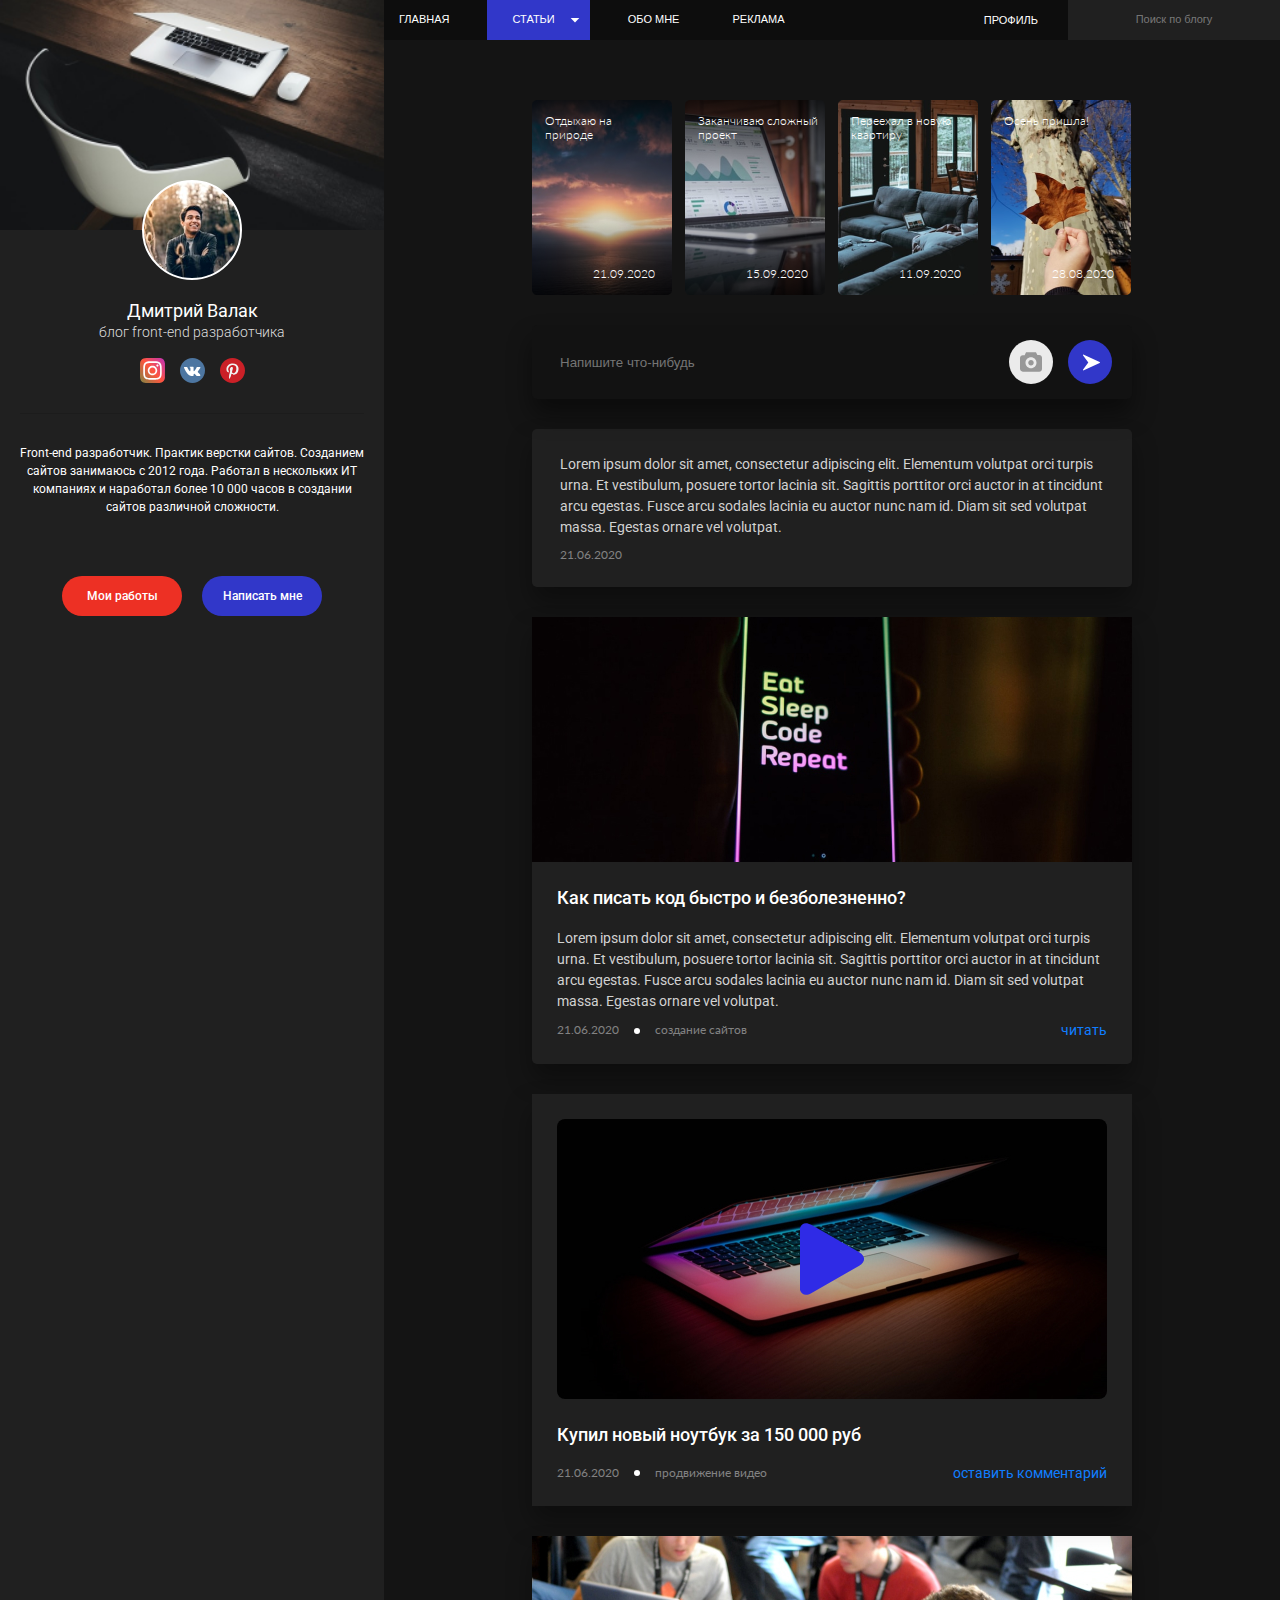
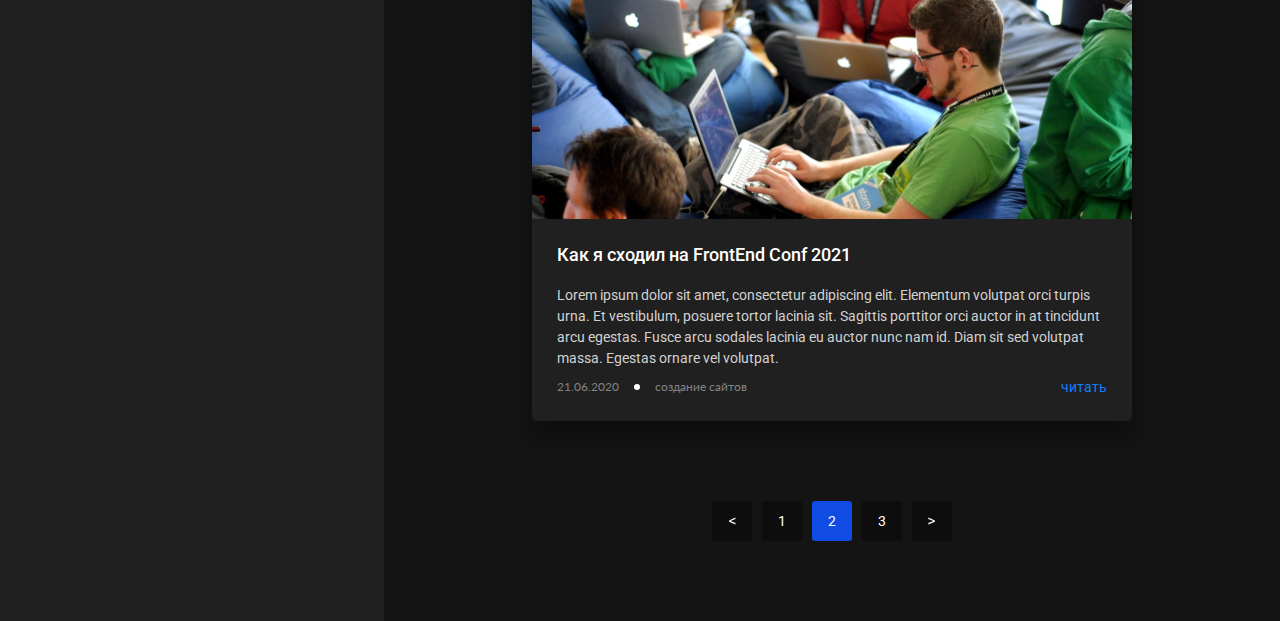
<file: index.html>
<!DOCTYPE html>
<html lang="en">
  <head>
    <meta charset="UTF-8" />
    <meta http-equiv="X-UA-Compatible" content="IE=edge" />
    <meta name="viewport" content="width=device-width, initial-scale=1.0" />
    <title>Dmitry</title>

    <!-- LINK CSS -->
    <link rel="stylesheet" href="style.css" />

    <!-- LINK GOOGLE FONTS -->
    <link rel="preconnect" href="https://fonts.googleapis.com" />
    <link rel="preconnect" href="https://fonts.gstatic.com" crossorigin />
    <link
      href="https://fonts.googleapis.com/css2?family=Lato&family=Roboto:wght@300;400;500&display=swap"
      rel="stylesheet"
    />
  </head>
  <body>
    <div class="container">
      <!-- LEFT START -->
      <div class="left">
        <!-- left-body-img -->
        <div class="left-body-img">
          <img
            class="left-img left-jpg"
            src="./images/jpg/Rectangle 1.jpg"
            alt="Rectangle 1.jpg"
          />
          <img
            class="left-img left-svj"
            src="./images/svj/human.svg"
            alt="human.svg"
            width="100"
            height="100"
          />
        </div>
        <!-- left-body-img END -->

        <!-- left-title -->
        <div class="left-title">
          <!-- left-blog -->
          <div class="left-blog">
            <h3>Дмитрий Валак</h3>
            <h4>блог front-end разработчика</h4>
          </div>
          <!-- left-blog -->

          <!-- left-logos -->
          <div class="left-logos">
            <img src="./images/svj/instagram.svg" alt="instagram.svg" />
            <img src="./images/svj/vk.svg" alt="vk.svg" />
            <img src="./images/svj/pinterest.svg" alt="pinterest.svg" />
          </div>
          <!-- left-logos END -->

          <!-- left-one-text -->
          <div class="left-one-text">
            <div class="one-text-hr"></div>
            <p>
              Front-end разработчик. Практик верстки сайтов. Созданием сайтов
              занимаюсь с 2012 года. Работал в нескольких ИТ компаниях и
              наработал более 10 000 часов в создании сайтов различной
              сложности.
            </p>
          </div>
          <!-- left-one-text END -->

          <!-- left-button -->
          <div class="left-button">
            <a class="left-btn btn-red" href="#">Мои работы</a>
            <a class="left-btn btn-blue" href="#">Написать мне</a>
          </div>
          <!-- left-button END -->
        </div>
        <!-- left-title END -->
      </div>
      <!-- LEFT END -->

      <!-- RIGHT START -->
      <div class="right">
        <!-- NAV START -->
        <nav>
          <ul class="nav-left">
            <li><a href="./index.html" class="nav-link">ГЛАВНАЯ</a></li>
            <li>
              <div class="a-blue">
                <a href="#" class="nav-link drapdown">СТАТЬИ</a>
                <img
                  src="./images/svj/past-korsatkich.svg"
                  alt="past-korsatkich.svg"
                />
              </div>
              <span class="span">
                <a href="#">Создание сайтов</a>
                <a href="#">Интернет-маркетинг</a>
                <a href="#">Продвижение видео</a>
              </span>
            </li>
            <li><a href="#" class="nav-link">ОБО МНЕ</a></li>
            <li><a href="#" class="nav-link">РЕКЛАМА</a></li>
          </ul>
          <ul>
            <li><a class="nav-profil" href="#">ПРОФИЛЬ</a></li>
            <li><a href="#" class="nav-link search">Поиск по блогу</a></li>
          </ul>
        </nav>
        <!-- NAV END -->

        <!-- CONTAINER-RIGHT START -->
        <div class="container-right">
          <!-- RIGHT-CAPTION-IMG START -->
          <div class="right-caption-img">
            <div class="right-caption-list">
              <img
                class="right-caption-img-img right-img-one"
                src="./images/pnj/Rectangle 4.png"
                alt="Rectangle 4.png"
              />
              <p class="right-img-p">
                Отдыхаю на <br />
                природе
              </p>
              <span class="right-img-date">21.09.2020</span>
            </div>
            <div class="right-caption-list">
              <img
                class="right-caption-img-img right-img-two"
                src="./images/pnj/Rectangle 4-1.png"
                alt="Rectangle 4-1.png"
              />
              <p class="right-img-p">Заканчиваю сложный проект</p>
              <span class="right-img-date">15.09.2020</span>
            </div>
            <div class="right-caption-list">
              <img
                class="right-caption-img-img right-img-three"
                src="./images/pnj/Rectangle 4-2.png"
                alt="Rectangle 4-2.png"
              />
              <p class="right-img-p">Переехал в новую квартиру</p>
              <span class="right-img-date">11.09.2020</span>
            </div>
            <div class="right-caption-list">
              <img
                class="right-caption-img-img right-img-four"
                src="./images/pnj/Rectangle 4-3.png"
                alt="Rectangle 4-3.png"
              />
              <p class="right-img-p">Осень пришла!</p>
              <span class="right-img-date">28.08.2020</span>
            </div>
          </div>
          <!-- RIGHT-CAPTION-IMG END -->

          <!-- CAPTION-THREE START -->
          <div class="caption-three">
            <div class="caption-three-content">
              <input type="text" placeholder="Напишите что-нибудь" />
              <div class="three-icons">
                <img src="./images/svj/icon-camera.svg" alt="icon-camera.svg" />
                <img
                  src="./images/svj/icon-telegram.svg"
                  alt="icon-telegram.svg"
                />
              </div>
            </div>
          </div>
          <!-- CAPTION-THREE END -->

          <!-- CAPTION-FOUR START -->
          <div class="caption-four">
            <p class="four-p">
              Lorem ipsum dolor sit amet, consectetur adipiscing elit. Elementum
              volutpat orci turpis urna. Et vestibulum, posuere tortor lacinia
              sit. Sagittis porttitor orci auctor in at tincidunt arcu egestas.
              Fusce arcu sodales lacinia eu auctor nunc nam id. Diam sit sed
              volutpat massa. Egestas ornare vel volutpat.
            </p>
            <p class="date">21.06.2020</p>
          </div>
          <!-- CAPTION-FOUR END -->
          <div class="caption-sex">
            <a href="./info.html" class="btn-a">
              <img src="./images/jpg/eat.jpg" alt="eat.jpg" />
            </a>
            <div class="sex-title">
              <a href="./info.html" class="btn-a">
                <h3 class="sex-h3">Как писать код быстро и безболезненно?</h3>
                <p class="four-p sex-p">
                  Lorem ipsum dolor sit amet, consectetur adipiscing elit.
                  Elementum volutpat orci turpis urna. Et vestibulum, posuere
                  tortor lacinia sit. Sagittis porttitor orci auctor in at
                  tincidunt arcu egestas. Fusce arcu sodales lacinia eu auctor
                  nunc nam id. Diam sit sed volutpat massa. Egestas ornare vel
                  volutpat.
                </p>
              </a>
              <div class="date-foot">
                <div class="date-foot-left">
                  <p class="date">21.06.2020</p>
                  <span class="dot"></span>
                  <p class="date">создание сайтов</p>
                </div>
                <a href="#">читать</a>
              </div>
            </div>
          </div>

          <div class="caption-seven">
            <img
              class="caption-seven-play"
              src="./images/jpg/laptop.jpg"
              alt="laptop.jpg"
            />
            <img
              class="play"
              src="./images/svj/play.svg"
              alt="play.svg"
              width="550"
              height="280"
            />
            <div class="seven-title">
              <h3 class="sex-h3">Купил новый ноутбук за 150 000 руб</h3>
              <div class="date-foot">
                <div class="date-foot-left">
                  <p class="date">21.06.2020</p>
                  <span class="dot"></span>
                  <p class="date">продвижение видео</p>
                </div>
                <a href="#">оставить комментарий</a>
              </div>
            </div>
          </div>

          <div class="caption-sex caption-eight">
            <img src="./images/jpg/macbook-photo.jpg" alt="macbook-photo.jpg" />
            <div class="sex-title eight-title">
              <h3 class="sex-h3">Как я сходил на FrontEnd Conf 2021</h3>
              <p class="four-p sex-p">
                Lorem ipsum dolor sit amet, consectetur adipiscing elit.
                Elementum volutpat orci turpis urna. Et vestibulum, posuere
                tortor lacinia sit. Sagittis porttitor orci auctor in at
                tincidunt arcu egestas. Fusce arcu sodales lacinia eu auctor
                nunc nam id. Diam sit sed volutpat massa. Egestas ornare vel
                volutpat.
              </p>
              <div class="date-foot">
                <div class="date-foot-left">
                  <p class="date">21.06.2020</p>
                  <span class="dot"></span>
                  <p class="date">создание сайтов</p>
                </div>
                <a href="#">читать</a>
              </div>
            </div>
          </div>
          <div class="caption-nine">
            <div class="foot-box box-left">
              <img
                src="./images/svj/left.svg"
                alt="left.svg"
                width="8"
                height="16"
              />
            </div>
            <div class="foot-box one">1</div>
            <div class="foot-box two">2</div>
            <div class="foot-box three">3</div>
            <div class="foot-box box-right">
              <img
                src="./images/svj/right1.svg"
                alt="right.svg"
                width="8"
                height="16"
              />
            </div>
          </div>
        </div>
        <!-- CONTAINER-RIGHT END -->
      </div>
    </div>
    <!-- RIGHT END -->
  </body>
</html>
</file>
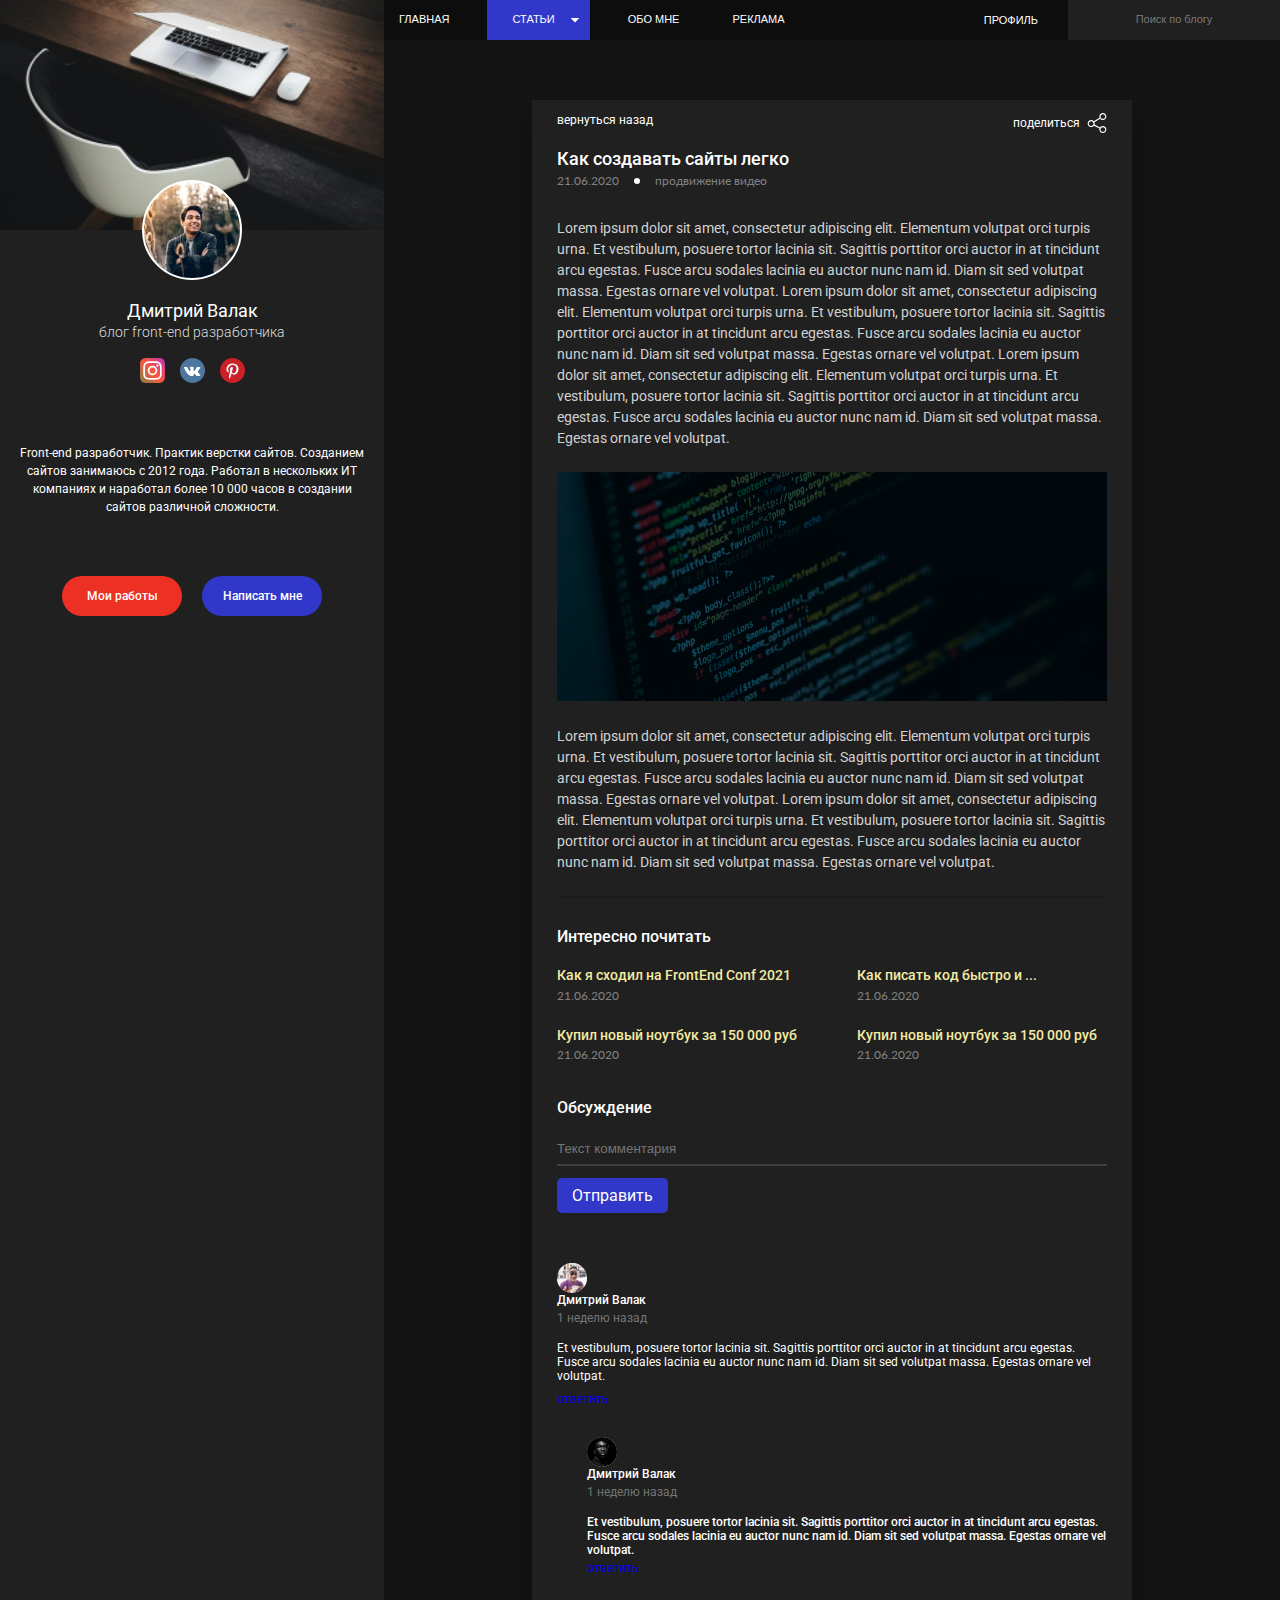
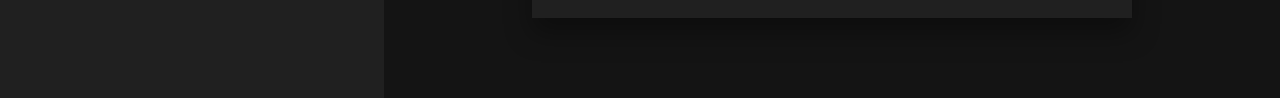
<file: info.html>
<!DOCTYPE html>
<html lang="en">
  <head>
    <meta charset="UTF-8" />
    <meta http-equiv="X-UA-Compatible" content="IE=edge" />
    <meta name="viewport" content="width=device-width, initial-scale=1.0" />
    <title>Document</title>
    <!-- LINK CSS -->
    <link rel="stylesheet" href="style.css" />

    <!-- LINK GOOGLE FONTS -->
    <link rel="preconnect" href="https://fonts.googleapis.com" />
    <link rel="preconnect" href="https://fonts.gstatic.com" crossorigin />
    <link
      href="https://fonts.googleapis.com/css2?family=Lato&family=Roboto:wght@300;400;500&display=swap"
      rel="stylesheet"
    />
  </head>
  <body>
    <div class="container">
      <!-- LEFT START -->
      <div class="left">
        <!-- left-body-img -->
        <div class="left-body-img">
          <img
            class="left-img left-jpg"
            src="./images/jpg/Rectangle 1.jpg"
            alt="Rectangle 1.jpg"
          />
          <img
            class="left-img left-svj"
            src="./images/svj/human.svg"
            alt="human.svg"
            width="100"
            height="100"
          />
        </div>
        <!-- left-body-img END -->

        <!-- left-title -->
        <div class="left-title">
          <!-- left-blog -->
          <div class="left-blog">
            <h3>Дмитрий Валак</h3>
            <h4>блог front-end разработчика</h4>
          </div>
          <!-- left-blog -->

          <!-- left-logos -->
          <div class="left-logos">
            <img src="./images/svj/instagram.svg" alt="instagram.svg" />
            <img src="./images/svj/vk.svg" alt="vk.svg" />
            <img src="./images/svj/pinterest.svg" alt="pinterest.svg" />
          </div>
          <!-- left-logos END -->

          <!-- left-one-text -->
          <div class="left-one-text">
            <div class="one-text-hr"></div>
            <p>
              Front-end разработчик. Практик верстки сайтов. Созданием сайтов
              занимаюсь с 2012 года. Работал в нескольких ИТ компаниях и
              наработал более 10 000 часов в создании сайтов различной
              сложности.
            </p>
          </div>
          <!-- left-one-text END -->

          <!-- left-button -->
          <div class="left-button">
            <a class="left-btn btn-red" href="#">Мои работы</a>
            <a class="left-btn btn-blue" href="#">Написать мне</a>
          </div>
          <!-- left-button END -->
        </div>
        <!-- left-title END -->
      </div>
      <!-- LEFT END -->

      <!-- RIGHT START -->
      <div class="right">
        <!-- NAV START -->
        <nav>
          <ul class="nav-left">
            <li><a href="./index.html" class="nav-link">ГЛАВНАЯ</a></li>
            <li>
              <div class="a-blue">
                <a href="#" class="nav-link drapdown">СТАТЬИ</a>
                <img
                  src="./images/svj/past-korsatkich.svg"
                  alt="past-korsatkich.svg"
                />
              </div>
              <span class="span">
                <a href="#">Создание сайтов</a>
                <a href="#">Интернет-маркетинг</a>
                <a href="#">Продвижение видео</a>
              </span>
            </li>
            <li><a href="#" class="nav-link">ОБО МНЕ</a></li>
            <li><a href="#" class="nav-link">РЕКЛАМА</a></li>
          </ul>
          <ul>
            <li><a class="nav-profil" href="#">ПРОФИЛЬ</a></li>
            <li><a href="#" class="nav-link search">Поиск по блогу</a></li>
          </ul>
        </nav>
        <!-- NAV END -->

        <!-- CONTAINER-RIGHT START -->
        <div class="container-right container-info">
          <div class="info-body">
            <!--  -->
            <div class="one-box">
              <p class="one-box-p">вернуться назад</p>
              <div class="info-body-right">
                <p>поделиться</p>
                <img src="./images/svj/ulashish.svg" alt="ulashish.svg" />
              </div>
            </div>
            <!--  -->
            <h2>Как создавать сайты легко</h2>
            <!--  -->
            <div class="date-foot-left info-date">
              <p class="date">21.06.2020</p>
              <span class="dot"></span>
              <p class="date">продвижение видео</p>
            </div>
            <!--  -->
            <p class="four-p info-foot-p">
              Lorem ipsum dolor sit amet, consectetur adipiscing elit. Elementum
              volutpat orci turpis urna. Et vestibulum, posuere tortor lacinia
              sit. Sagittis porttitor orci auctor in at tincidunt arcu egestas.
              Fusce arcu sodales lacinia eu auctor nunc nam id. Diam sit sed
              volutpat massa. Egestas ornare vel volutpat. Lorem ipsum dolor sit
              amet, consectetur adipiscing elit. Elementum volutpat orci turpis
              urna. Et vestibulum, posuere tortor lacinia sit. Sagittis
              porttitor orci auctor in at tincidunt arcu egestas. Fusce arcu
              sodales lacinia eu auctor nunc nam id. Diam sit sed volutpat
              massa. Egestas ornare vel volutpat. Lorem ipsum dolor sit amet,
              consectetur adipiscing elit. Elementum volutpat orci turpis urna.
              Et vestibulum, posuere tortor lacinia sit. Sagittis porttitor orci
              auctor in at tincidunt arcu egestas. Fusce arcu sodales lacinia eu
              auctor nunc nam id. Diam sit sed volutpat massa. Egestas ornare
              vel volutpat.
            </p>
            <!--  -->
            <img class="code-img" src="./images/jpg/code.jpg" alt="code.jpg" />
            <!--  -->
            <p class="four-p info-foot-p">
              Lorem ipsum dolor sit amet, consectetur adipiscing elit. Elementum
              volutpat orci turpis urna. Et vestibulum, posuere tortor lacinia
              sit. Sagittis porttitor orci auctor in at tincidunt arcu egestas.
              Fusce arcu sodales lacinia eu auctor nunc nam id. Diam sit sed
              volutpat massa. Egestas ornare vel volutpat. Lorem ipsum dolor sit
              amet, consectetur adipiscing elit. Elementum volutpat orci turpis
              urna. Et vestibulum, posuere tortor lacinia sit. Sagittis
              porttitor orci auctor in at tincidunt arcu egestas. Fusce arcu
              sodales lacinia eu auctor nunc nam id. Diam sit sed volutpat
              massa. Egestas ornare vel volutpat.
            </p>
            <!--  -->
            <div class="info-hr"></div>
            <span class="qiziqarli">Интересно почитать</span>
            <!--  -->
            <ul class="info-list-ul">
              <li>
                <h3 class="info-ul-h3">Как я сходил на FrontEnd Conf 2021</h3>
                <p class="info-ul-p">21.06.2020</p>
              </li>
              <li>
                <h3 class="info-ul-h3 h3-dot-dot">
                  Как писать код быстро и ...
                </h3>
                <p class="info-ul-p">21.06.2020</p>
              </li>
            </ul>
            <ul class="info-list-ul">
              <li>
                <h3 class="info-ul-h3">Купил новый ноутбук за 150 000 руб</h3>
                <p class="info-ul-p">21.06.2020</p>
              </li>
              <li>
                <h3 class="info-ul-h3">Купил новый ноутбук за 150 000 руб</h3>
                <p class="info-ul-p">21.06.2020</p>
              </li>
            </ul>
            <!--  -->
            <span class="qiziqarli qiziqarli-two">Обсуждение</span>
            <!--  -->
            <input
              class="info-input"
              type="text"
              placeholder="Текст комментария"
            />
            <!--  -->
            <div class="info-hr-1"></div>
            <!--  -->
            <a class="info-btn-a" href="#">Отправить</a>
            <!--  -->

            <!--  -->
            <div class="coments">
              <div class="coment-box cb-one">
                <div class="coment-1">
                  <img src="./images/svj/human-1.svg" alt="human-1.svg" />
                  <div class="coment-title">
                    <h3 class="coments-h3">Дмитрий Валак</h3>
                    <span class="coments-span">1 неделю назад</span>
                  </div>
                </div>
                <h3 class="coments-h3 h3-p">
                  Et vestibulum, posuere tortor lacinia sit. Sagittis porttitor
                  orci auctor in at tincidunt arcu egestas. Fusce arcu sodales
                  lacinia eu auctor nunc nam id. Diam sit sed volutpat massa.
                  Egestas ornare vel volutpat.
                </h3>
                <a class="coment-a" href="#">ответить</a>
              </div>
              <!--  -->
              <div class="coment-box cb-two">
                <div class="coment-2">
                  <img src="./images/svj/human-2.svg" alt="human-1.svg" />
                  <div class="coment-title">
                    <h3 class="coments-h3">Дмитрий Валак</h3>
                    <span class="coments-span">1 неделю назад</span>
                  </div>
                </div>
                <h3 class="coments-h3">
                  Et vestibulum, posuere tortor lacinia sit. Sagittis porttitor
                  orci auctor in at tincidunt arcu egestas. Fusce arcu sodales
                  lacinia eu auctor nunc nam id. Diam sit sed volutpat massa.
                  Egestas ornare vel volutpat.
                </h3>
                <a class="coment-a" href="#">ответить</a>
              </div>
            </div>
          </div>
        </div>
        <!-- CONTAINER-RIGHT END -->
      </div>
    </div>
    <!-- RIGHT END -->
  </body>
</html>
</file>
<file: style.css>
* {
  margin: 0;
  padding: 0;
  box-sizing: border-box;
}
html {
  height: 100%;
}
body {
  height: 100%;
  font-family: "Roboto", "Arial", sans-serif;
  font-weight: 400;
}
.container {
  width: 100%;
  min-width: 1000px;
  display: flex;
  justify-content: center;
}
/* RIGHT */
.container-right {
  width: 100%;
  max-width: 600px;
  margin: 0 auto;
}
.right {
  width: 70%;
  background-color: #141414;
  display: flex;
  flex-direction: column;
}

/* RIGHT NAV */
nav {
  background-color: #0d0d0d;
  display: flex;
  justify-content: space-between;
  margin-bottom: 60px;
  /* padding: 13px 15px 13px 13px; */
}
.nav-left {
  gap: 23px;
}
.a-blue {
  display: flex;
  background-color: #3137c9;
  padding-left: 10px;
  padding-right: 10px;
}
.nav-link {
  padding: 13px 15px 14px 15px;
  display: flex;
  align-items: center;
  justify-content: center;
  font-weight: 400;
  font-size: 11px;
  line-height: 12.9px;
}
.nav-profil {
  font-weight: 400;
  font-size: 11px;
  line-height: 12.9px;
  padding-right: 30px;
}
nav ul {
  list-style: none;
  display: flex;
  justify-content: center;
  align-items: center;
  position: relative;
}
nav a {
  display: flex;
  text-decoration: none;
  color: #fff;
  font-family: "Areal", sans-serif;
}
li {
  display: flex;
  flex-direction: column;
  position: relative;
}
/* .drapdown {
  background-color: #3137c9;
} */
.span {
  width: 165px;
  padding: 10px 37px 13px 12px;
  background-color: #3137c9;
  position: absolute;
  visibility: hidden;
  top: 100%;
  left: 0;
  font-size: 12px;
  line-height: 14px;
  transition: all 0.5s;
}
.span a {
  margin-bottom: 9px;
}
li:hover .span {
  visibility: visible;
}
.search {
  background-color: #202020;
  color: rgba(255, 255, 255, 0.4);
  width: 212px;
  height: 40px;
}
/* RIGHT NAV END */

/* right-caption-img */
.right-caption-img {
  display: flex;
  align-items: center;
  /* justify-content: center; */
  gap: 13px;
  color: #ffffff;
  margin-bottom: 30px;
}
.right-caption-list {
  width: 140px;
  height: 195px;
  position: relative;
  font-family: "Lato", "Arial", sans-serif;
  font-weight: 300;
  font-size: 12px;
  line-height: 14.4px;
}
.right-img-p {
  position: absolute;
  top: 14px;
  left: 13px;
}
.right-img-date {
  position: absolute;
  bottom: 14px;
  right: 17px;
}

/* right-caption-img END*/

/* CAPTION-THREE */
.caption-three {
  display: flex;
  width: 100%;
  justify-content: center;
}
.caption-three-content {
  display: flex;
  width: 100%;
  justify-content: center;
  padding: 15px 20px 15px 28px;
  border-radius: 5px;
  background-color: #121212;
  justify-content: space-between;
  margin-bottom: 30px;
  box-shadow: 0px 15px 25px 0px rgba(0, 0, 0, 0.45);
}
.caption-three-content input {
  background-color: #121212;
  color: #d2d2d2;
  border-style: none;
}
.three-icons {
  display: flex;
  gap: 15px;
}
/* CAPTION-THREE */

/* CAPTION-FOUR */

.caption-four {
  color: #d2d2d2;
  padding: 25px 28px;
  background-color: #202020;
  border-radius: 5px;
  box-shadow: 0px 15px 25px 0px rgba(0, 0, 0, 0.35);
}
.four-p {
  color: #d2d2d2;
  font-weight: 400;
  font-size: 14px;
  line-height: 21px;
  padding-bottom: 10px;
}
.date {
  font-family: "Lato", "Arial", sans-serif;
  font-weight: 400;
  font-size: 12px;
  line-height: 14.4px;
  color: #828282;
}
.caption-sex {
  margin-top: 30px;
  background-color: #202020;
  border-radius: 5px;
  box-shadow: 0px 15px 25px 0px rgba(0, 0, 0, 0.35);
}
.sex-title {
  padding: 25px;
}
.sex-h3 {
  color: #ffffff;
  font-weight: 500;
  font-size: 18px;
  line-height: 21px;
  margin-bottom: 20px;
}
.btn-a {
  text-decoration: none;
}
.date-foot {
  display: flex;
  align-items: center;
  justify-content: center;
  justify-content: space-between;
}
.date-foot-left {
  display: flex;
  gap: 15px;
  align-items: center;
}
.date-foot a {
  text-decoration: none;
  color: #107eff;
  font-weight: 400;
  font-size: 14px;
  line-height: 16.4px;
}
.dot {
  width: 6px;
  height: 6px;
  border-radius: 50%;
  background-color: #fff;
}
.caption-seven {
  margin-top: 30px;
  padding: 25px;
  position: relative;
  background-color: #202020;
  box-shadow: 0px 15px 25px 0px rgba(0, 0, 0, 0.35);
}
.play {
  width: 65px;
  height: 75px;
  position: absolute;
  top: 40%;
  left: 50%;
  transform: translate(-50%, -50%);
}

.caption-seven img {
  border-radius: 8px;
  margin-bottom: 25px;
  display: block;
}

.seven-title h3 {
  margin-bottom: 20px;
}
/* LEFT */
.left {
  width: 30%;
  min-width: 300px;
  background-color: #202020;
  color: #ffffff;
  text-align: center;
}

/* left-title */
.left-body-img {
  width: 100%;
  position: relative;
}
.left-svj {
  position: absolute;
  top: 100%;
  left: 50%;
  transform: translate(-50%, -50%);
}
img {
  display: block;
}

.left-jpg {
  width: 100%;
}
.left-title {
  width: 100%;
  padding: 70px 15px;
}

.left-blog {
  margin-bottom: 18px;
}
.left-blog h3 {
  font-weight: 400;
  font-size: 18px;
  line-height: 21px;
  margin-bottom: 3px;
}
.left-blog h4 {
  font-weight: 300;
  font-size: 14px;
  line-height: 16px;
  color: #dedede;
}
.left-one-text p {
  font-weight: 400;
  font-size: 12px;
  line-height: 18px;
}
.left-logos {
  display: flex;
  gap: 15px;
  justify-content: center;
  margin-bottom: 30px;
}
.left-one-text {
  padding: 0 5px;
  margin-bottom: 60px;
}
.one-text-hr {
  margin-bottom: 30px;
  border-top: 1px solid #1c1c1c;
}
.left-button {
  font-weight: 500;
  font-size: 12px;
  line-height: 14px;
  display: flex;
  justify-content: center;
  gap: 20px;
}
.left-btn {
  display: flex;
  justify-content: center;
  align-items: center;
  width: 120px;
  height: 40px;
  border-radius: 25px;
  text-decoration: none;
  font-weight: 500;
  font-size: 12px;
  line-height: 14px;
  color: #ffffff;
}
.btn-red {
  background-color: #ed3024;
}
.btn-blue {
  background-color: #3137c9;
}

/* CAPTION NINE */
.caption-nine {
  padding: 80px 230px;
  display: flex;
  color: #ffffff;
  gap: 10px;
  text-align: center;
  justify-content: center;
}
.foot-box {
  font-size: 14px;
  line-height: 16.4px;
  display: flex;
  padding: 12px 16px;
  background-color: #0d0d0d;
  text-align: center;
  justify-content: center;
  text-align: center;
  border-radius: 3px;
}
.caption-nine img {
  width: 8px;
  height: 16px;
}
.two {
  background-color: #104be3;
}

.container-info {
  background-color: #202020;
  color: #ffffff;
  padding: 13px 25px 42px 25px;
  margin-bottom: 80px;
  box-shadow: 0px 15px 25px 0px rgba(0, 0, 0, 0.35);
}

.one-box {
  font-weight: 400;
  font-size: 12px;
  line-height: 14px;
  color: #ffffff;
  display: flex;
  justify-content: space-between;
  margin-bottom: 15px;
}
.info-body-right {
  display: flex;
  align-items: center;
  gap: 7px;
}

.info-body h2 {
  font-weight: 500;
  font-size: 18px;
  line-height: 21px;
  margin-bottom: 5px;
}
.info-date {
  margin-bottom: 30px;
}

.info-foot-p {
  font-weight: 400;
  font-size: 14px;
  line-height: 21px;
  margin-bottom: 13px;
}
.code-img {
  margin-bottom: 25px;
}
.info-hr {
  width: 100%;
  border: 1px solid #1c1c1c;
  margin-top: 7px;
  margin-bottom: 30px;
}
.qiziqarli {
  display: flex;
  font-weight: 500;
  font-size: 16px;
  line-height: 18.75px;
  margin-bottom: 20px;
}
.info-ul-h3 {
  font-weight: 500;
  font-size: 14px;
  line-height: 16.4px;
  color: #f3eba2;
  width: 250px;
  margin-bottom: 5px;
}
.info-ul-p {
  font-family: "Lato", "Arial", sans-serif;
  font-weight: 400;
  font-size: 12px;
  line-height: 14.4px;
  color: #828282;
}
.info-list-ul {
  display: flex;
  justify-content: space-between;
  margin-bottom: 24px;
}
.qiziqarli-two {
  display: block;
  margin-top: 36px;
  margin-bottom: 20px;
}
.info-input {
  background-color: #202020;
  border-style: none;
}
.info-hr-1 {
  width: 100%;
  border: 1px solid #3f3f3f;
  margin-top: 7px;
  margin-bottom: 12px;
}
.info-btn-a {
  text-decoration: none;
  color: #ffffff;
  background-color: #3137c9;
  padding: 8px 15px;
  border-radius: 5px;
  display: inline-block;
  margin-bottom: 50px;
}
.coment-box {
  font-family: "Roboto", "Arial", sans-serif;
  font-weight: 400;
}

.coments-h3 {
  color: #ffffff;
  margin: 0;
  font-weight: 500;
  font-size: 12px;
  line-height: 14px;
}
.coments-span {
  margin: 0;
  color: #757575;
  font-weight: 400;
  font-size: 12px;
  line-height: 14px;
}
.coment-title {
  margin-bottom: 15px;
}
.h3-p {
  margin-bottom: 5px;
  font-weight: 400;
}
.coment-a {
  text-decoration: none;
  font-size: 12px;
  line-height: 14px;
}
.cb-one {
  margin-bottom: 30px;
}
.cb-two {
  padding-left: 30px;
}
</file>
